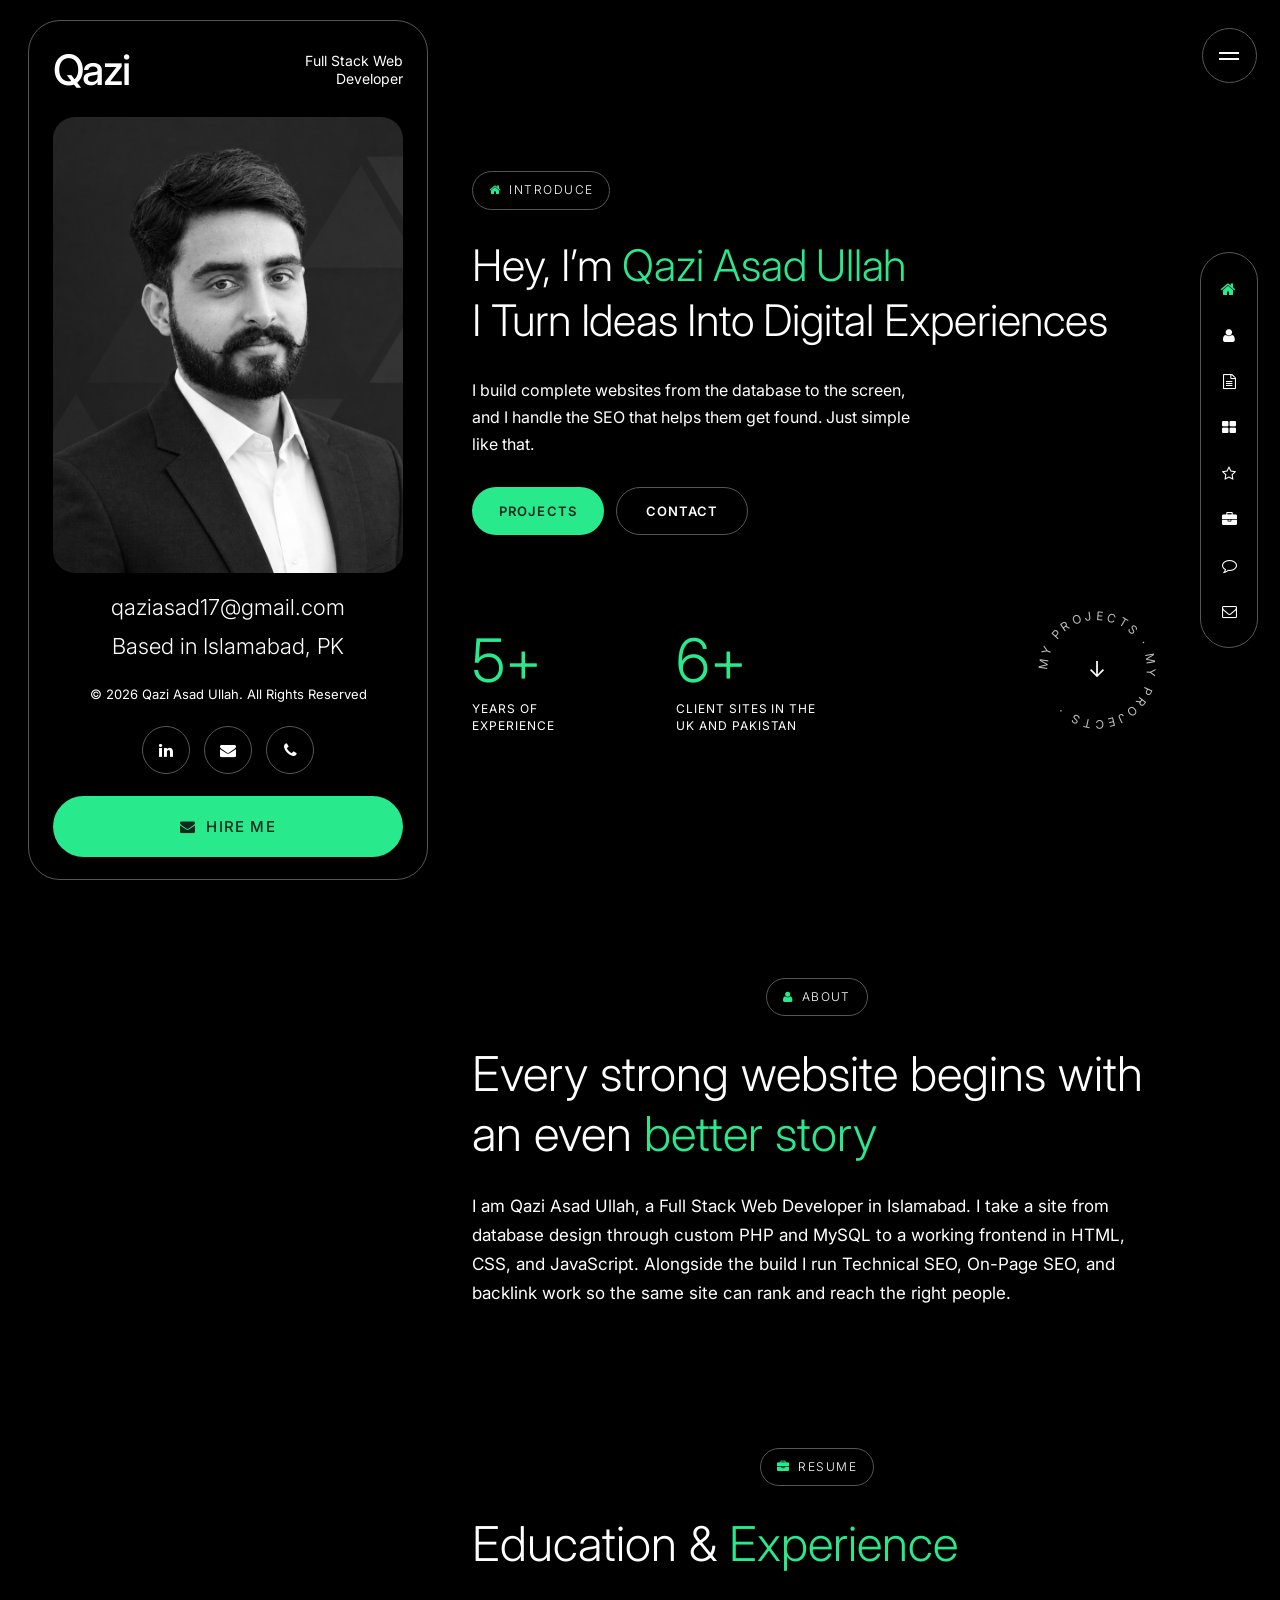
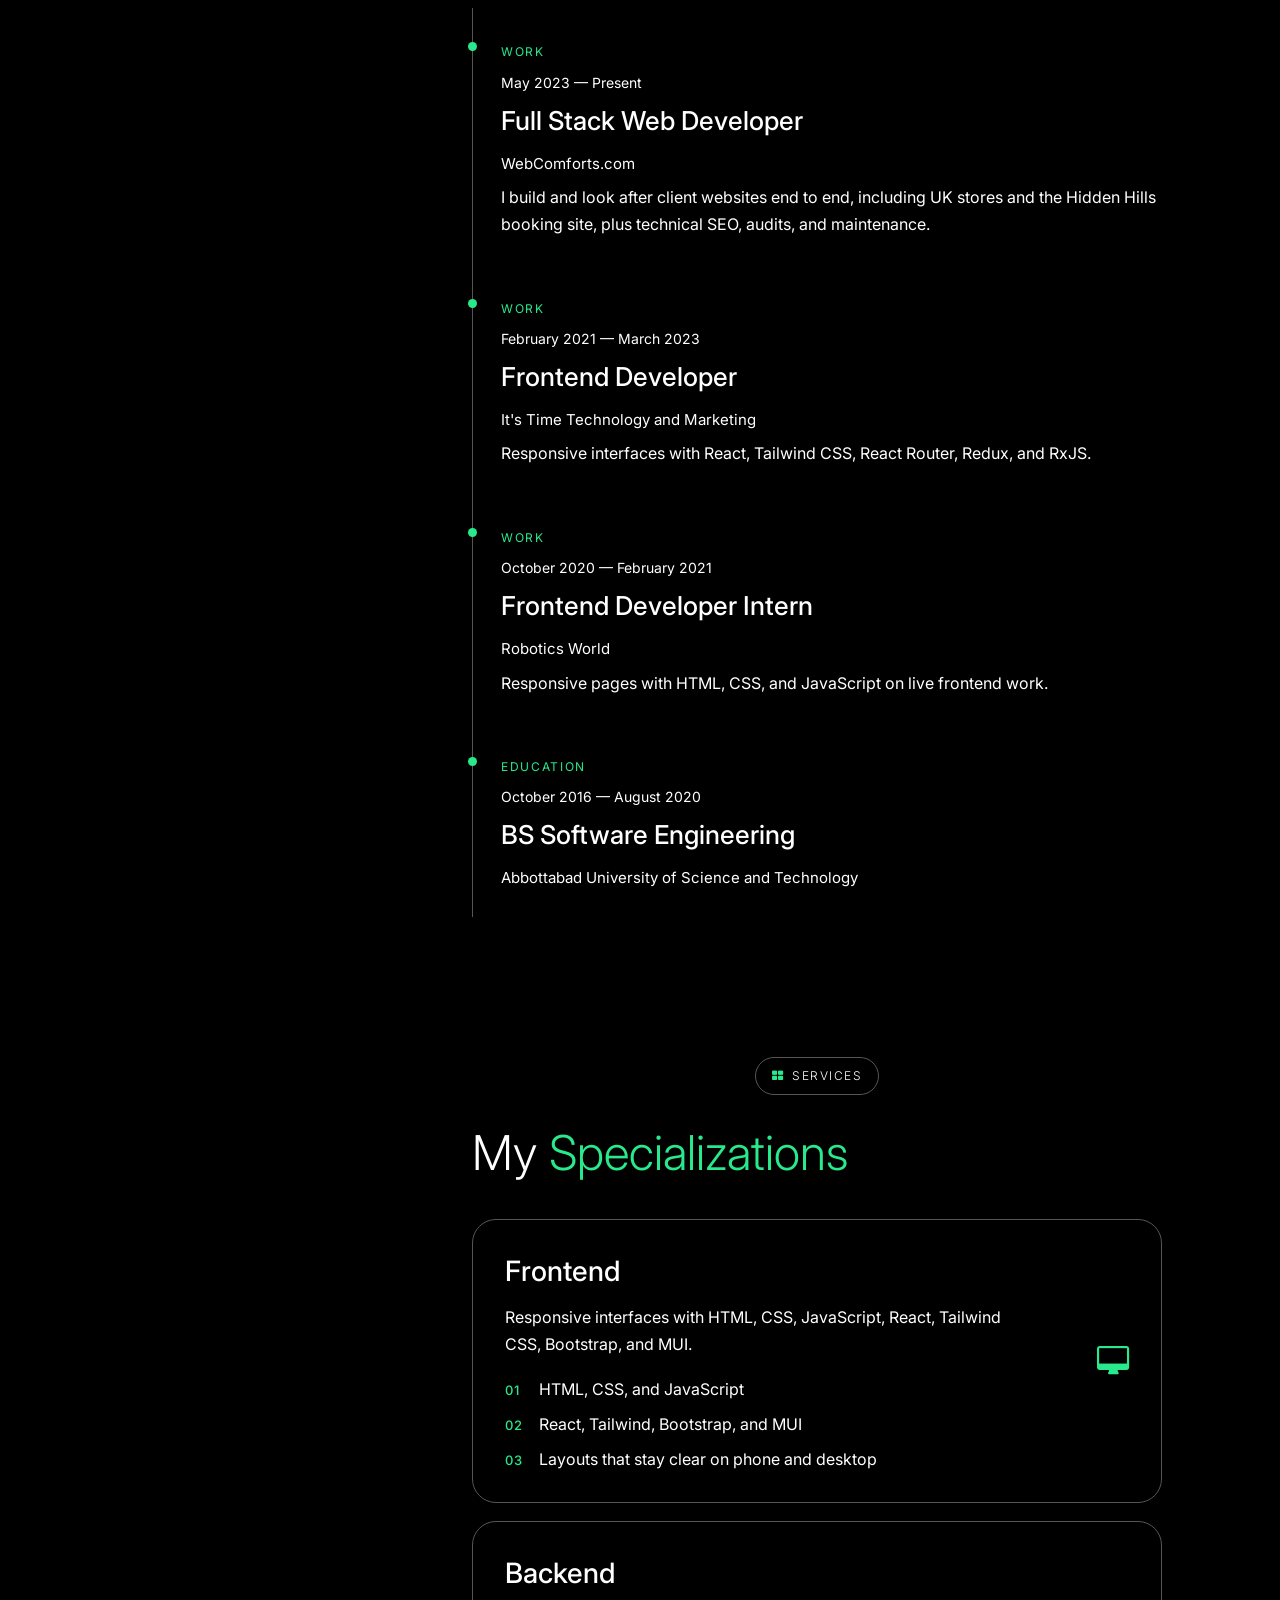
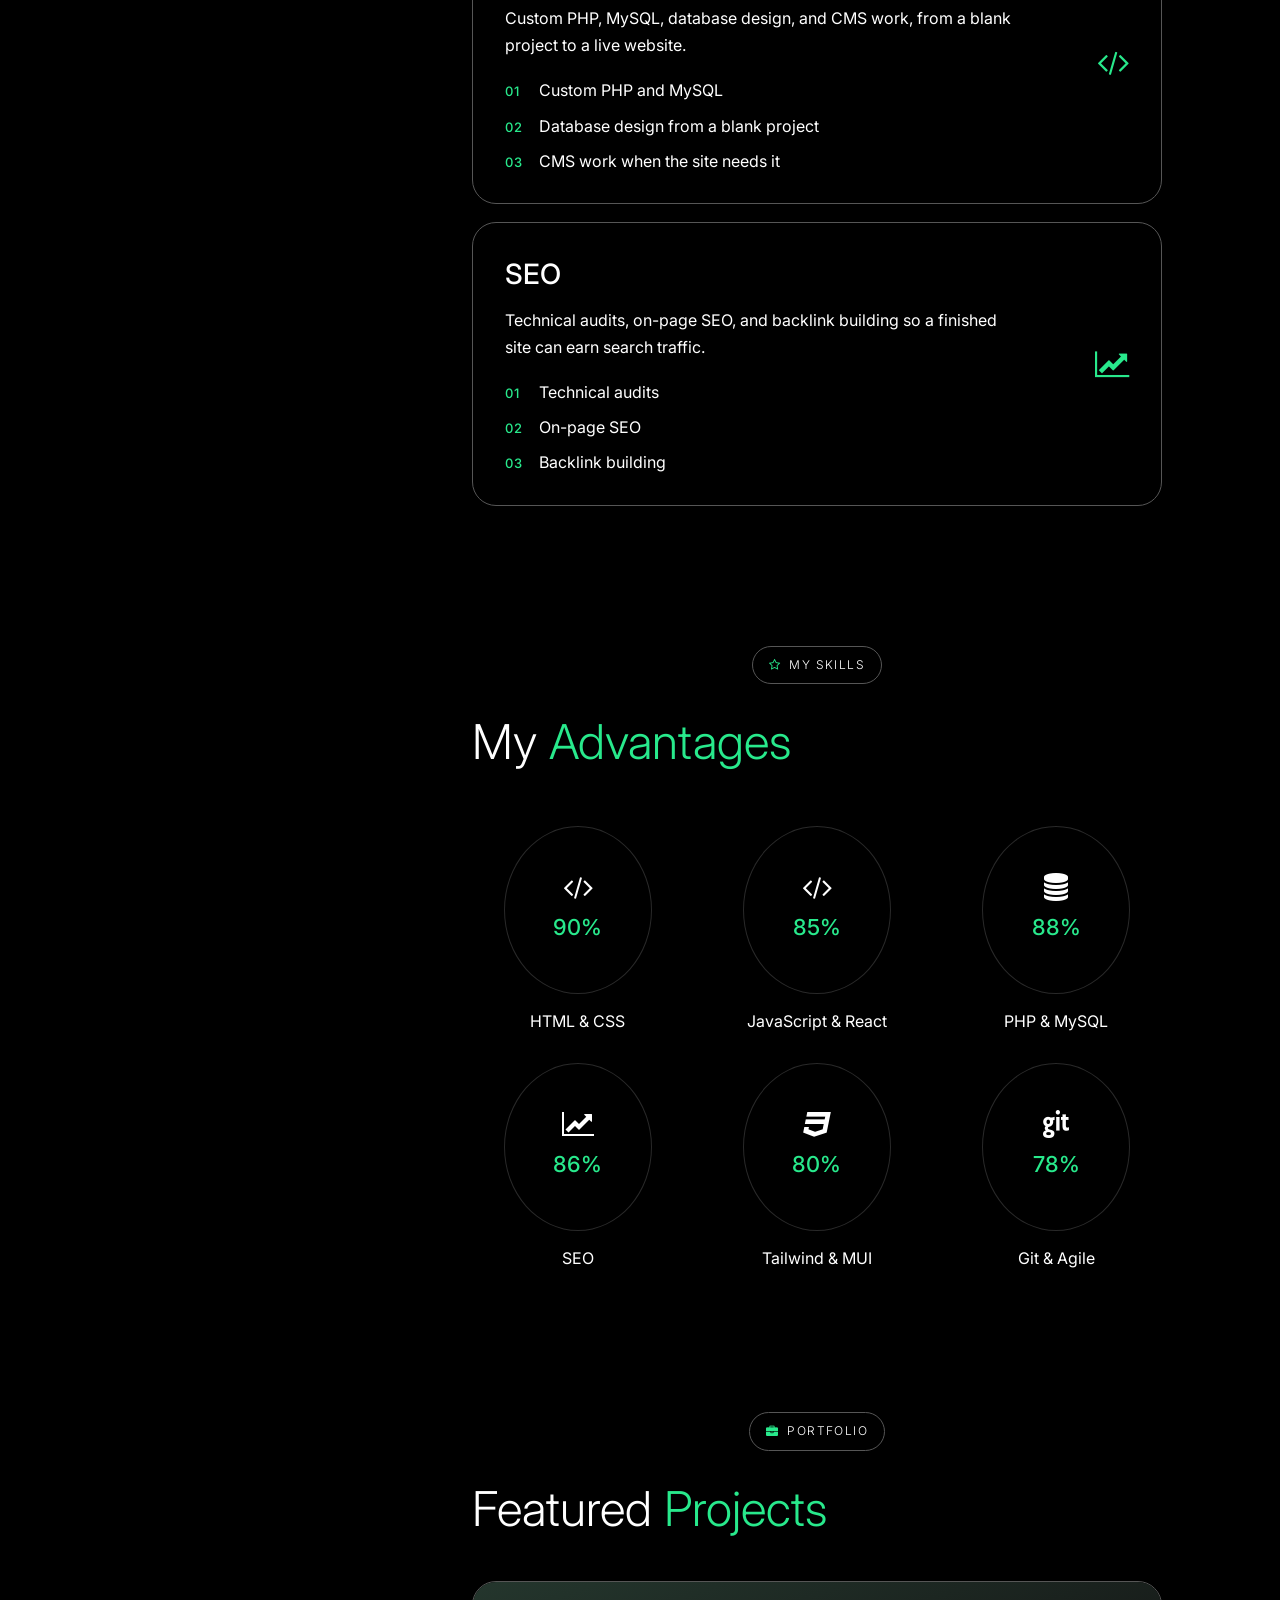
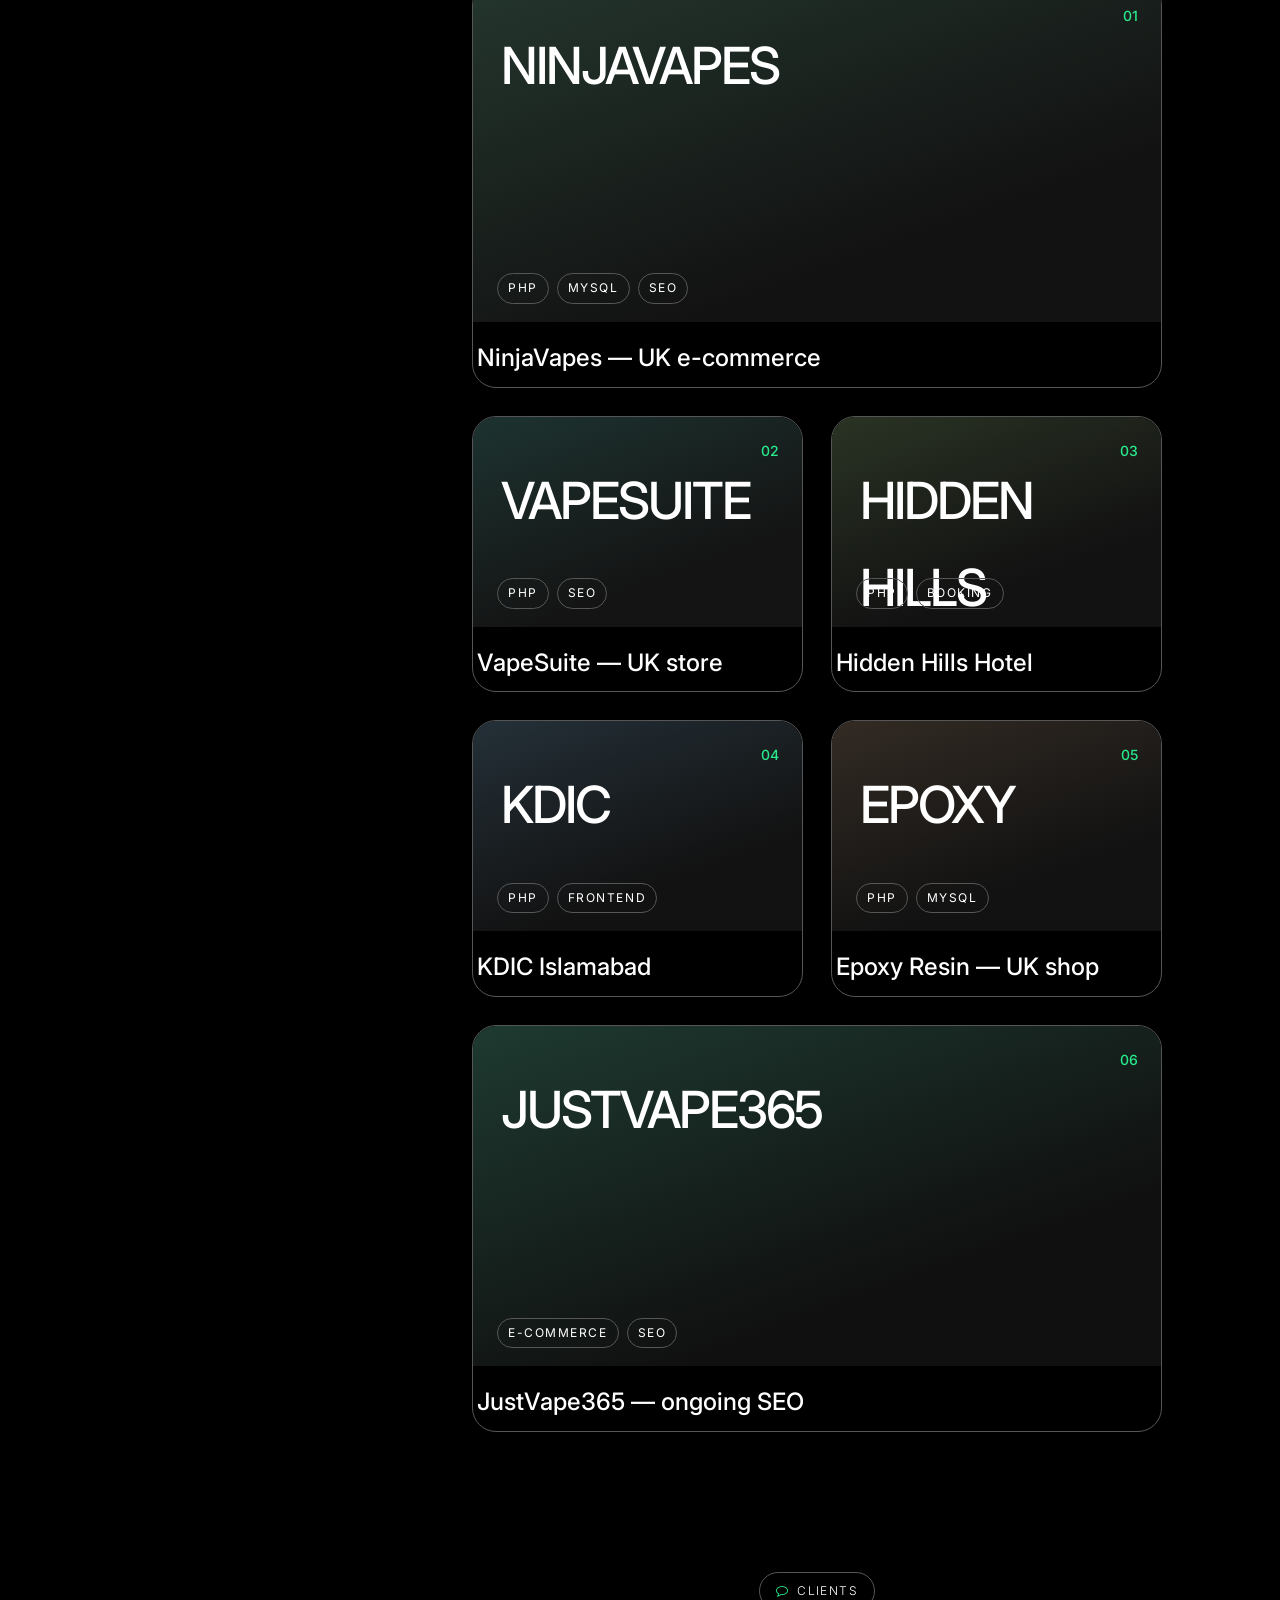
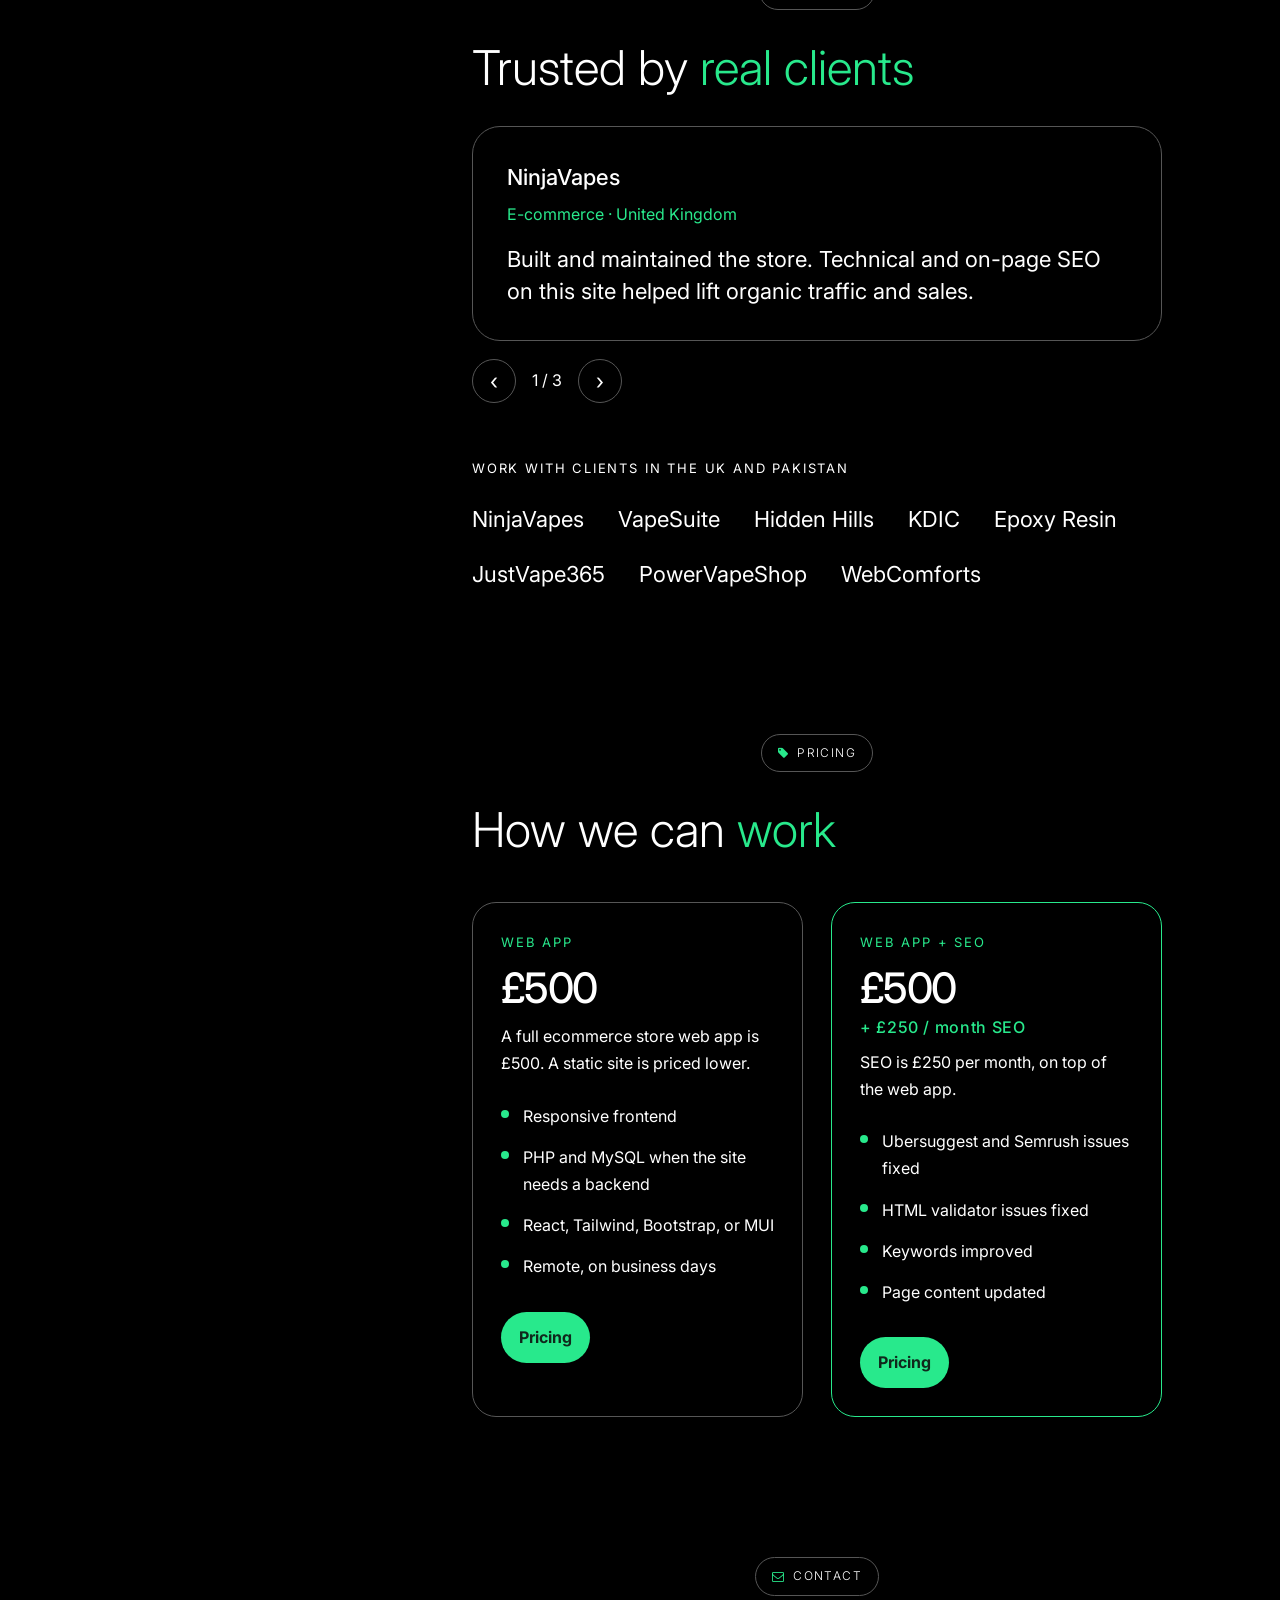
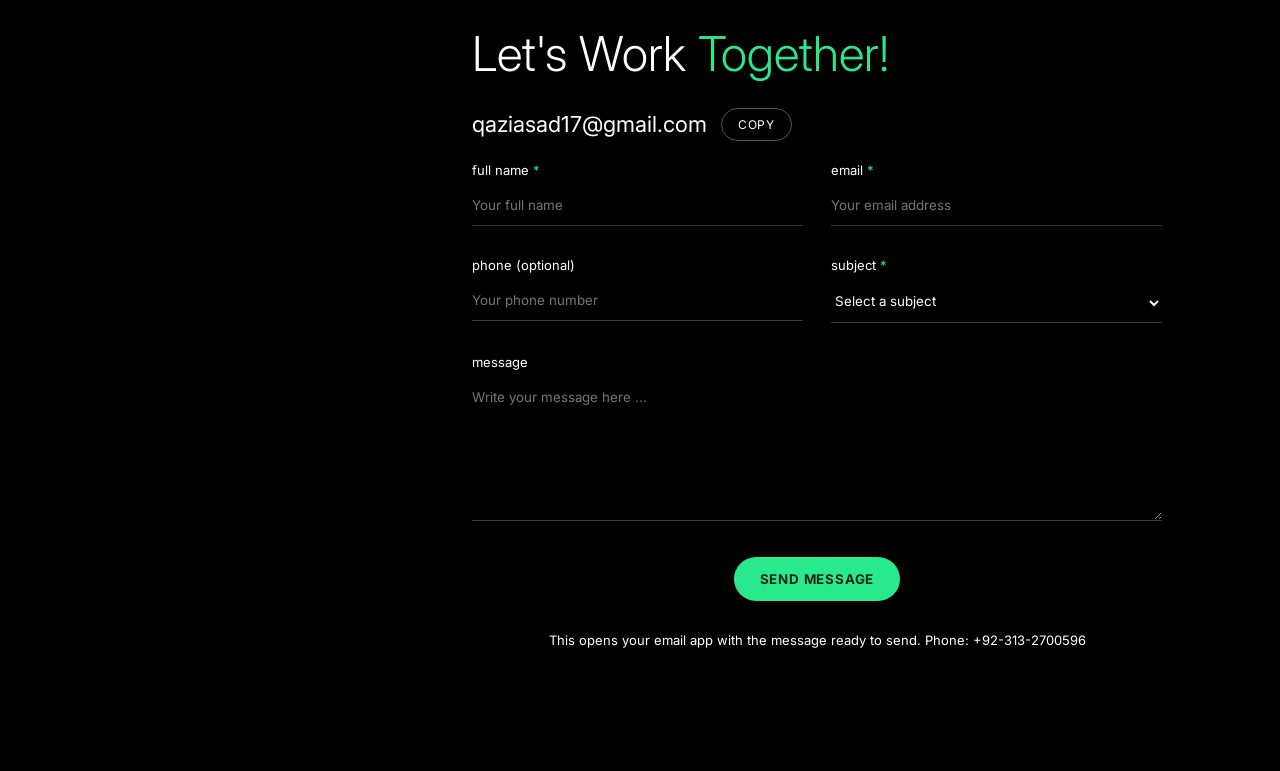
<file: index.html>
<!doctype html>
<html lang="en">
<head>
  <meta charset="utf-8">
  <meta name="viewport" content="width=device-width, initial-scale=1">
  <meta name="description" content="Qazi Asad Ullah is a Full Stack Web Developer in Islamabad. He builds websites with PHP, MySQL, React, and SEO.">
  <title>Qazi Asad Ullah | Full Stack Web Developer</title>
  <link rel="icon" href="img/favicon.svg?v=3" type="image/svg+xml">
  <link rel="icon" href="img/favicon.ico?v=3" sizes="48x48">
  <link rel="icon" type="image/png" sizes="16x16" href="img/favicon-16x16.png?v=3">
  <link rel="icon" type="image/png" sizes="32x32" href="img/favicon-32x32.png?v=3">
  <link rel="icon" type="image/png" sizes="48x48" href="img/favicon-48x48.png?v=3">
  <link rel="apple-touch-icon" sizes="180x180" href="img/apple-touch-icon.png?v=3">
  <link rel="manifest" href="site.webmanifest">
  <link rel="preconnect" href="https://fonts.googleapis.com">
  <link rel="preconnect" href="https://fonts.gstatic.com" crossorigin>
  <link href="https://fonts.googleapis.com/css2?family=Inter:wght@300;400;500;600&display=swap" rel="stylesheet">
  <link rel="stylesheet" href="css/font-awesome.min.css">
  <link rel="stylesheet" href="css/drake.css?v=32">
</head>
<body>
  <button class="menu-btn" id="menuBtn" type="button" aria-label="Open menu" aria-expanded="false">
    <span class="bar"></span>
    <span class="bar"></span>
  </button>

  <nav class="side-nav" id="sideNav" aria-label="Section menu">
    <a href="#home" class="active" aria-label="Home"><i class="fa fa-home"></i></a>
    <a href="#about" aria-label="About"><i class="fa fa-user"></i></a>
    <a href="#resume" aria-label="Resume"><i class="fa fa-file-text-o"></i></a>
    <a href="#services" aria-label="Services"><i class="fa fa-th-large"></i></a>
    <a href="#skills" aria-label="Skills"><i class="fa fa-star-o"></i></a>
    <a href="#portfolio" aria-label="Portfolio"><i class="fa fa-briefcase"></i></a>
    <a href="#clients" aria-label="Clients"><i class="fa fa-comment-o"></i></a>
    <a href="#contact" aria-label="Contact"><i class="fa fa-envelope-o"></i></a>
  </nav>

  <nav class="nav-overlay" id="navOverlay">
    <div class="nav-dim"></div>
    <div class="nav-drawer">
      <div class="nav-drawer-inner">
        <p>Menu</p>
        <ul>
          <li><a href="#home"><i class="fa fa-home"></i><span>Home</span></a></li>
          <li><a href="#about"><i class="fa fa-user"></i><span>About</span></a></li>
          <li><a href="#resume"><i class="fa fa-briefcase"></i><span>Resume</span></a></li>
          <li><a href="#services"><i class="fa fa-th-large"></i><span>Services</span></a></li>
          <li><a href="#skills"><i class="fa fa-star-o"></i><span>Skills</span></a></li>
          <li><a href="#portfolio"><i class="fa fa-folder-open-o"></i><span>Portfolio</span></a></li>
          <li><a href="#clients"><i class="fa fa-comment-o"></i><span>Clients</span></a></li>
          <li><a href="#contact"><i class="fa fa-envelope-o"></i><span>Contact</span></a></li>
        </ul>
        <p>Social</p>
        <div class="drawer-social">
          <a href="https://www.linkedin.com/in/qazi-asad-ullah-088233185/" target="_blank" rel="noopener" aria-label="LinkedIn"><i class="fa fa-linkedin"></i></a>
          <a href="mailto:qaziasad17@gmail.com" aria-label="Email"><i class="fa fa-envelope"></i></a>
          <a href="tel:+923132700596" aria-label="Phone"><i class="fa fa-phone"></i></a>
        </div>
      </div>
    </div>
  </nav>

  <aside class="profile-card">
    <div class="profile-top">
      <div class="identity">
        <h1>Qazi</h1>
        <p>Full Stack Web Developer</p>
      </div>
      <img class="profile-photo" src="img/profile.jpg?v=2" alt="Portrait of Qazi Asad Ullah">
    </div>
    <div class="contact-block">
      <a class="mail" href="mailto:qaziasad17@gmail.com">qaziasad17@gmail.com</a>
      <p class="base">Based in Islamabad, PK</p>
      <p class="copyright">&copy; <span id="year"></span> Qazi Asad Ullah. All Rights Reserved</p>
      <div class="socials">
        <a href="https://www.linkedin.com/in/qazi-asad-ullah-088233185/" target="_blank" rel="noopener" aria-label="LinkedIn"><i class="fa fa-linkedin"></i></a>
        <a href="mailto:qaziasad17@gmail.com" aria-label="Email"><i class="fa fa-envelope"></i></a>
        <a href="tel:+923132700596" aria-label="Phone"><i class="fa fa-phone"></i></a>
      </div>
      <a class="hire-btn" href="#contact"><i class="fa fa-envelope"></i> Hire Me</a>
    </div>
  </aside>

  <main class="main">
    <section class="section hero" id="home">
      <p class="badge"><i class="fa fa-home"></i> Introduce</p>
      <h2>Hey, I’m <span class="accent">Qazi Asad Ullah</span><br>I Turn Ideas Into Digital Experiences</h2>
      <p class="lead">I build complete websites from the database to the screen, and I handle the SEO that helps them get found. Just simple like that.</p>
      <div class="hero-actions">
        <a class="solid" href="#portfolio">Projects</a>
        <a class="ghost" href="#contact">Contact</a>
      </div>
      <div class="hero-row">
        <div class="stats">
          <div>
            <strong>5+</strong>
            <span>Years of experience</span>
          </div>
          <div>
            <strong>6+</strong>
            <span>Client sites in the UK and Pakistan</span>
          </div>
        </div>
        <a class="orb" href="#portfolio" aria-label="Jump to projects">
          <svg viewBox="0 0 120 120">
            <defs>
              <path id="orbPath" d="M60,60 m-46,0 a46,46 0 1,1 92,0 a46,46 0 1,1 -92,0"></path>
            </defs>
            <text>
              <textPath href="#orbPath">MY PROJECTS · MY PROJECTS · </textPath>
            </text>
          </svg>
          <span class="arrow">&darr;</span>
        </a>
      </div>
    </section>

    <section class="section" id="about">
      <p class="badge" data-anim="up"><i class="fa fa-user"></i> About</p>
      <h2 class="display" data-anim="up">Every strong website begins with an even <span class="accent">better story</span></h2>
      <p class="story" data-anim="up">I am Qazi Asad Ullah, a Full Stack Web Developer in Islamabad. I take a site from database design through custom PHP and MySQL to a working frontend in HTML, CSS, and JavaScript. Alongside the build I run Technical SEO, On-Page SEO, and backlink work so the same site can rank and reach the right people.</p>
    </section>

    <section class="section" id="resume">
      <p class="badge" data-anim="up"><i class="fa fa-briefcase"></i> Resume</p>
      <h2 class="display" data-anim="up">Education &amp; <span class="accent">Experience</span></h2>
      <div class="timeline">
        <article class="job" data-anim="right">
          <p class="kind">Work</p>
          <p class="when">May 2023 — Present</p>
          <h3>Full Stack Web Developer</h3>
          <p class="where">WebComforts.com</p>
          <p>I build and look after client websites end to end, including UK stores and the Hidden Hills booking site, plus technical SEO, audits, and maintenance.</p>
        </article>
        <article class="job" data-anim="right" data-delay="120">
          <p class="kind">Work</p>
          <p class="when">February 2021 — March 2023</p>
          <h3>Frontend Developer</h3>
          <p class="where">It's Time Technology and Marketing</p>
          <p>Responsive interfaces with React, Tailwind CSS, React Router, Redux, and RxJS.</p>
        </article>
        <article class="job" data-anim="right" data-delay="200">
          <p class="kind">Work</p>
          <p class="when">October 2020 — February 2021</p>
          <h3>Frontend Developer Intern</h3>
          <p class="where">Robotics World</p>
          <p>Responsive pages with HTML, CSS, and JavaScript on live frontend work.</p>
        </article>
        <article class="job" data-anim="right" data-delay="280">
          <p class="kind">Education</p>
          <p class="when">October 2016 — August 2020</p>
          <h3>BS Software Engineering</h3>
          <p class="where">Abbottabad University of Science and Technology</p>
        </article>
      </div>
    </section>

    <section class="section" id="services">
      <p class="badge" data-anim="up"><i class="fa fa-th-large"></i> Services</p>
      <h2 class="display" data-anim="up">My <span class="accent">Specializations</span></h2>
      <div class="service-list">
        <article class="service-row" data-anim="up">
          <div>
            <h3>Frontend</h3>
            <p>Responsive interfaces with HTML, CSS, JavaScript, React, Tailwind CSS, Bootstrap, and MUI.</p>
            <ul class="points">
              <li><b>01</b> HTML, CSS, and JavaScript</li>
              <li><b>02</b> React, Tailwind, Bootstrap, and MUI</li>
              <li><b>03</b> Layouts that stay clear on phone and desktop</li>
            </ul>
          </div>
          <i class="fa fa-desktop"></i>
        </article>
        <article class="service-row" data-anim="up" data-delay="120">
          <div>
            <h3>Backend</h3>
            <p>Custom PHP, MySQL, database design, and CMS work, from a blank project to a live website.</p>
            <ul class="points">
              <li><b>01</b> Custom PHP and MySQL</li>
              <li><b>02</b> Database design from a blank project</li>
              <li><b>03</b> CMS work when the site needs it</li>
            </ul>
          </div>
          <i class="fa fa-code"></i>
        </article>
        <article class="service-row" data-anim="up" data-delay="220">
          <div>
            <h3>SEO</h3>
            <p>Technical audits, on-page SEO, and backlink building so a finished site can earn search traffic.</p>
            <ul class="points">
              <li><b>01</b> Technical audits</li>
              <li><b>02</b> On-page SEO</li>
              <li><b>03</b> Backlink building</li>
            </ul>
          </div>
          <i class="fa fa-line-chart"></i>
        </article>
      </div>
    </section>

    <section class="section" id="skills">
      <p class="badge" data-anim="up"><i class="fa fa-star-o"></i> My Skills</p>
      <h2 class="display" data-anim="up">My <span class="accent">Advantages</span></h2>
      <div class="skill-grid">
        <div class="skill" data-anim="left"><div class="bubble"><i class="fa fa-code"></i><strong>90%</strong></div><p>HTML &amp; CSS</p></div>
        <div class="skill" data-anim="up" data-delay="80"><div class="bubble"><i class="fa fa-code"></i><strong>85%</strong></div><p>JavaScript &amp; React</p></div>
        <div class="skill" data-anim="up" data-delay="140"><div class="bubble"><i class="fa fa-database"></i><strong>88%</strong></div><p>PHP &amp; MySQL</p></div>
        <div class="skill" data-anim="right" data-delay="180"><div class="bubble"><i class="fa fa-line-chart"></i><strong>86%</strong></div><p>SEO</p></div>
        <div class="skill" data-anim="left" data-delay="80"><div class="bubble"><i class="fa fa-css3"></i><strong>80%</strong></div><p>Tailwind &amp; MUI</p></div>
        <div class="skill" data-anim="up" data-delay="140"><div class="bubble"><i class="fa fa-git"></i><strong>78%</strong></div><p>Git &amp; Agile</p></div>
      </div>
    </section>

    <section class="section" id="portfolio">
      <p class="badge" data-anim="up"><i class="fa fa-briefcase"></i> Portfolio</p>
      <h2 class="display" data-anim="up">Featured <span class="accent">Projects</span></h2>
      <div class="project-grid">
        <article class="project project-wide" data-anim="up" data-cursor="View">
          <div class="project-visual v1">
            <span class="project-index"><b>01</b><i aria-hidden="true">&rarr;</i></span>
            <strong>NinjaVapes</strong>
            <ul class="tags"><li>PHP</li><li>MySQL</li><li>SEO</li></ul>
            <span class="project-line"></span>
          </div>
          <h3><span>NinjaVapes — UK e-commerce</span><span class="fill" aria-hidden="true">NinjaVapes — UK e-commerce</span></h3>
        </article>
        <article class="project" data-anim="up" data-cursor="View">
          <div class="project-visual v2">
            <span class="project-index"><b>02</b><i aria-hidden="true">&rarr;</i></span>
            <strong>VapeSuite</strong>
            <ul class="tags"><li>PHP</li><li>SEO</li></ul>
            <span class="project-line"></span>
          </div>
          <h3><span>VapeSuite — UK store</span><span class="fill" aria-hidden="true">VapeSuite — UK store</span></h3>
        </article>
        <article class="project" data-anim="up" data-delay="120" data-cursor="View">
          <div class="project-visual v3">
            <span class="project-index"><b>03</b><i aria-hidden="true">&rarr;</i></span>
            <strong>Hidden Hills</strong>
            <ul class="tags"><li>PHP</li><li>Booking</li></ul>
            <span class="project-line"></span>
          </div>
          <h3><span>Hidden Hills Hotel</span><span class="fill" aria-hidden="true">Hidden Hills Hotel</span></h3>
        </article>
        <article class="project" data-anim="up" data-cursor="View">
          <div class="project-visual v4">
            <span class="project-index"><b>04</b><i aria-hidden="true">&rarr;</i></span>
            <strong>KDIC</strong>
            <ul class="tags"><li>PHP</li><li>Frontend</li></ul>
            <span class="project-line"></span>
          </div>
          <h3><span>KDIC Islamabad</span><span class="fill" aria-hidden="true">KDIC Islamabad</span></h3>
        </article>
        <article class="project" data-anim="up" data-delay="120" data-cursor="View">
          <div class="project-visual v5">
            <span class="project-index"><b>05</b><i aria-hidden="true">&rarr;</i></span>
            <strong>Epoxy</strong>
            <ul class="tags"><li>PHP</li><li>MySQL</li></ul>
            <span class="project-line"></span>
          </div>
          <h3><span>Epoxy Resin — UK shop</span><span class="fill" aria-hidden="true">Epoxy Resin — UK shop</span></h3>
        </article>
        <article class="project project-wide" data-anim="up" data-cursor="View">
          <div class="project-visual v6">
            <span class="project-index"><b>06</b><i aria-hidden="true">&rarr;</i></span>
            <strong>JustVape365</strong>
            <ul class="tags"><li>E-commerce</li><li>SEO</li></ul>
            <span class="project-line"></span>
          </div>
          <h3><span>JustVape365 — ongoing SEO</span><span class="fill" aria-hidden="true">JustVape365 — ongoing SEO</span></h3>
        </article>
      </div>
    </section>

    <section class="section" id="clients">
      <p class="badge" data-anim="up"><i class="fa fa-comment-o"></i> Clients</p>
      <h2 class="display" data-anim="up">Trusted by <span class="accent">real clients</span></h2>
      <div class="quote-wrap" data-anim="up">
        <article class="quote-card active">
          <h3>NinjaVapes</h3>
          <p class="role">E-commerce · United Kingdom</p>
          <p class="quote">Built and maintained the store. Technical and on-page SEO on this site helped lift organic traffic and sales.</p>
        </article>
        <article class="quote-card">
          <h3>VapeSuite</h3>
          <p class="role">E-commerce · United Kingdom</p>
          <p class="quote">Delivered from database design through the storefront, with SEO running alongside the build.</p>
        </article>
        <article class="quote-card">
          <h3>Hidden Hills Hotel</h3>
          <p class="role">Booking site · Pakistan</p>
          <p class="quote">A booking website built from scratch with a custom PHP and MySQL backend.</p>
        </article>
        <div class="quote-nav">
          <button type="button" id="quotePrev" aria-label="Previous client">&lsaquo;</button>
          <span id="quoteCount">1 / 3</span>
          <button type="button" id="quoteNext" aria-label="Next client">&rsaquo;</button>
        </div>
      </div>
      <p class="brand-label" data-anim="up">Work with clients in the UK and Pakistan</p>
      <div class="brand-row" data-anim="up">
        <span>NinjaVapes</span>
        <span>VapeSuite</span>
        <span>Hidden Hills</span>
        <span>KDIC</span>
        <span>Epoxy Resin</span>
        <span>JustVape365</span>
        <span>PowerVapeShop</span>
        <span>WebComforts</span>
      </div>
    </section>

    <section class="section" id="pricing">
      <p class="badge"><i class="fa fa-tag"></i> Pricing</p>
      <h2 class="display">How we can <span class="accent">work</span></h2>
      <div class="price-grid">
        <article class="price">
          <p class="tier">Web app</p>
          <p class="quote">£500</p>
          <p class="note">A full ecommerce store web app is £500. A static site is priced lower.</p>
          <ul>
            <li>Responsive frontend</li>
            <li>PHP and MySQL when the site needs a backend</li>
            <li>React, Tailwind, Bootstrap, or MUI</li>
            <li>Remote, on business days</li>
          </ul>
          <a class="pick" href="#contact">Pricing</a>
        </article>
        <article class="price featured">
          <p class="tier">Web app + SEO</p>
          <p class="quote">£500 <span>+ £250 / month SEO</span></p>
          <p class="note">SEO is £250 per month, on top of the web app.</p>
          <ul>
            <li>Ubersuggest and Semrush issues fixed</li>
            <li>HTML validator issues fixed</li>
            <li>Keywords improved</li>
            <li>Page content updated</li>
          </ul>
          <a class="pick" href="#contact">Pricing</a>
        </article>
      </div>
    </section>

    <section class="section" id="contact">
      <p class="badge" data-anim="up"><i class="fa fa-envelope-o"></i> Contact</p>
      <h2 class="display" data-anim="up">Let's Work <span class="accent">Together!</span></h2>
      <div class="mail-row" data-anim="up">
        <a class="plain-mail" href="mailto:qaziasad17@gmail.com">qaziasad17@gmail.com</a>
        <button class="copy-mail" id="copyMail" type="button">Copy</button>
      </div>
      <form id="contactForm" class="form-grid" data-anim="up">
        <div class="field">
          <label for="full-name">Full name <em>*</em></label>
          <input id="full-name" name="name" type="text" placeholder="Your full name" required>
        </div>
        <div class="field">
          <label for="email">Email <em>*</em></label>
          <input id="email" name="email" type="email" placeholder="Your email address" required>
        </div>
        <div class="field">
          <label for="phone-number">Phone (optional)</label>
          <input id="phone-number" name="phone" type="tel" placeholder="Your phone number">
        </div>
        <div class="field">
          <label for="subject">Subject <em>*</em></label>
          <select id="subject" name="subject" required>
            <option value="">Select a subject</option>
            <option>New website</option>
            <option>SEO</option>
            <option>Maintenance</option>
            <option>Something else</option>
          </select>
        </div>
        <div class="field full">
          <label for="message">Message</label>
          <textarea id="message" name="message" placeholder="Write your message here ..."></textarea>
        </div>
        <button class="send" type="submit">Send message</button>
        <p class="form-note">This opens your email app with the message ready to send. Phone: +92-313-2700596</p>
      </form>
    </section>
  </main>

  <button class="to-top" id="toTop" type="button" aria-label="Back to top" hidden><i class="fa fa-angle-up"></i></button>

  <script src="js/drake.js?v=7"></script>
</body>
</html>
</file>
<file: css/drake.css>
@property --p {
  syntax: "<number>";
  inherits: true;
  initial-value: 0;
}

:root {
  --bg: #000000;
  --card: #000000;
  --line: #565656;
  --text: #ffffff;
  --white: #ffffff;
  --green: #28e98c;
  --green-ink: #10281c;
  --muted: #ffffff;
  --side: 400px;
  --gap: 40px;
}

html { background: #000000; scrollbar-width: thin; scrollbar-color: #3a3a3a transparent; }

* { box-sizing: border-box; }
html { scroll-behavior: smooth; }
body {
  margin: 0;
  background: #000000;
  color: #ffffff;
  font-family: Inter, sans-serif;
  font-size: 16px;
  font-weight: 400;
  line-height: 1.7;
  -webkit-font-smoothing: antialiased;
  -moz-osx-font-smoothing: grayscale;
}
img { max-width: 100%; display: block; }
a { color: inherit; text-decoration: none; }
button, input, select, textarea { font-family: inherit; }
h1, h2, h3, h4, p { margin: 0; }

.menu-btn {
  position: fixed;
  top: 28px;
  right: 23.5px;
  z-index: 60;
  width: 55px;
  height: 55px;
  border-radius: 50%;
  border: 1px solid #575757;
  background: #000000;
  cursor: pointer;
  display: flex;
  flex-direction: column;
  align-items: center;
  justify-content: center;
  gap: 4px;
  padding: 0;
}
.menu-btn .bar {
  display: block;
  width: 20px;
  height: 2px;
  background: #fff;
  transition: 0.3s;
}
.menu-btn:hover { border-color: var(--green); }
.menu-btn:hover .bar { background: var(--green); }
.menu-btn.open .bar { background: #fff; }
.menu-btn.open .bar:first-child { transform: translateY(3px) rotate(45deg); }
.menu-btn.open .bar:last-child { transform: translateY(-3px) rotate(-45deg); }

.nav-overlay {
  position: fixed;
  inset: 0;
  z-index: 50;
  opacity: 0;
  visibility: hidden;
  pointer-events: none;
  transition: opacity 0.2s ease, visibility 0.2s ease;
}
.nav-overlay.open { opacity: 1; visibility: visible; pointer-events: auto; }
.nav-dim {
  position: absolute;
  inset: 0;
  background: #565656;
  opacity: 0.5;
}
.nav-drawer {
  position: absolute;
  top: 0;
  right: 0;
  width: 345px;
  max-width: 86vw;
  height: 100%;
  background: #191919;
  padding-top: 50px;
  margin-right: -250px;
  transform: none;
  overflow-x: hidden;
  transition: margin-right 0.3s ease;
}
.nav-overlay.open .nav-drawer { margin-right: 0; }
.nav-drawer-inner { width: 160px; margin: 0 auto; }
.nav-drawer-inner > p {
  color: #fff;
  font-size: 18px;
  font-weight: 400;
  margin: 0 0 16px;
}
.nav-drawer ul {
  list-style: none;
  margin: 0 0 34px;
  padding: 0;
  display: flex;
  flex-direction: column;
  gap: 16px;
}
.nav-drawer a {
  display: flex;
  align-items: center;
  gap: 10px;
  color: #fff;
  font-size: 14px;
  font-weight: 400;
}
.nav-drawer a i { width: 18px; font-size: 16px; text-align: center; color: #fff; }
.nav-drawer a.active,
.nav-drawer a:hover { color: #fff; }
.nav-drawer a.active i,
.nav-drawer a:hover i { color: var(--green); }
.drawer-social { display: flex; gap: 16px; }
.drawer-social a { color: #fff; font-size: 16px; }
.drawer-social a:hover { color: var(--green); }
.drawer-social a i { width: auto; color: inherit; font-size: 16px; }

.side-nav {
  position: fixed;
  top: 50%;
  right: 22px;
  transform: translateY(-50%);
  z-index: 20;
  display: flex;
  flex-direction: column;
  align-items: center;
  gap: 2px;
  width: 58px;
  padding: 14px 0;
  border: 1px solid var(--line);
  border-radius: 40px;
  background: #000000;
}
.side-nav a {
  width: 44px;
  height: 44px;
  border-radius: 50%;
  display: grid;
  place-items: center;
  color: #ffffff;
  font-size: 15px;
  transition: color 0.25s ease, transform 0.25s ease;
}
.side-nav a.active,
.side-nav a:hover { color: var(--green); transform: scale(1.08); }

.profile-card {
  position: fixed;
  top: 20px;
  bottom: 20px;
  left: 28px;
  width: var(--side);
  height: auto;
  transform: none;
  border: 1px solid var(--line);
  border-radius: 32px;
  padding: 28px 24px 22px;
  display: flex;
  flex-direction: column;
  justify-content: flex-start;
  background: var(--card);
  z-index: 5;
  overflow: hidden;
}
.profile-top {
  flex: 1;
  min-height: 0;
  display: flex;
  flex-direction: column;
}
.identity {
  display: flex;
  align-items: center;
  justify-content: space-between;
  gap: 16px;
  margin-bottom: 26px;
}
.identity h1 {
  color: var(--white);
  font-size: 42px;
  font-weight: 500;
  letter-spacing: -0.04em;
  line-height: 1;
}
.identity p {
  color: var(--white);
  font-size: 14px;
  line-height: 1.3;
  text-align: right;
  max-width: 130px;
}
.profile-photo {
  flex: 1 1 auto;
  width: 100%;
  min-height: 180px;
  height: auto;
  max-height: none;
  aspect-ratio: auto;
  object-fit: cover;
  object-position: center 18%;
  border-radius: 22px;
  margin-bottom: 16px;
}
.contact-block { text-align: center; flex-shrink: 0; }
.contact-block a.mail {
  display: block;
  color: var(--white);
  font-weight: 300;
  font-size: 22px;
  letter-spacing: 0;
}
.contact-block .base {
  color: var(--white);
  font-weight: 300;
  font-size: 22px;
  letter-spacing: 0;
  margin-top: 2px;
}
.copyright {
  color: var(--muted);
  font-size: 13px;
  margin: 18px 0 20px;
}
.socials {
  display: flex;
  justify-content: center;
  gap: 14px;
  margin-bottom: 22px;
}
.socials a {
  width: 48px;
  height: 48px;
  border-radius: 50%;
  border: 1px solid var(--line);
  display: grid;
  place-items: center;
  color: var(--white);
  font-size: 16px;
  transition: color 0.3s ease, border-color 0.3s ease, transform 0.3s ease;
}
.socials a:hover { border-color: var(--green); color: var(--green); }
.hire-btn {
  display: flex;
  align-items: center;
  justify-content: center;
  gap: 10px;
  background: var(--green);
  color: var(--green-ink);
  font-weight: 500;
  letter-spacing: 0.08em;
  border-radius: 999px;
  padding: 18px 22px;
  text-transform: uppercase;
  font-size: 15px;
  transition: transform 0.35s ease, filter 0.35s ease;
}
.hire-btn:hover { filter: brightness(1.06); transform: translateY(-2px); }

.main {
  margin-left: calc(var(--side) + 64px);
  margin-right: 108px;
  padding: 48px 10px 90px 8px;
  max-width: none;
}
.section { padding: 110px 0 30px; display: flex; flex-direction: column; }
.section:not(.hero) > .badge { align-self: center; }
.badge {
  display: inline-flex;
  align-self: flex-start;
  width: fit-content;
  align-items: center;
  gap: 8px;
  border: 1px solid var(--line);
  border-radius: 999px;
  padding: 8px 16px;
  letter-spacing: 0.12em;
  font-size: 12px;
  font-weight: 300;
  text-transform: uppercase;
  color: var(--white);
  margin-bottom: 28px;
}
.badge i { color: var(--green); font-style: normal; }

.hero { min-height: calc(100vh - 80px); display: flex; flex-direction: column; justify-content: center; padding-top: 20px; }
.hero h2 {
  color: #fff;
  font-size: clamp(32px, 3.4vw, 48px);
  font-weight: 300;
  letter-spacing: -0.2px;
  line-height: 1.28;
  max-width: 980px;
}
.hero h2 .accent,
.section h2.display .accent { color: var(--green); }
.hero .lead {
  max-width: 460px;
  margin-top: 28px;
  font-size: 16px;
}
.hero-actions {
  display: flex;
  flex-wrap: wrap;
  gap: 12px;
  margin-top: 28px;
}
.hero-actions a {
  display: inline-flex;
  align-items: center;
  justify-content: center;
  min-width: 132px;
  border-radius: 999px;
  padding: 12px 22px;
  letter-spacing: 0.08em;
  text-transform: uppercase;
  font-size: 13px;
  font-weight: 600;
}
.hero-actions .solid { background: var(--green); color: var(--green-ink); }
.hero-actions .ghost { border: 1px solid var(--line); color: var(--white); }
.hero-actions a:hover { transform: translateY(-2px); }
.hero-actions .solid:hover { filter: brightness(1.06); }
.hero-actions .ghost:hover { border-color: var(--green); color: var(--green); }
.hero-row {
  display: flex;
  align-items: flex-end;
  justify-content: space-between;
  gap: 30px;
  margin-top: 70px;
}
.stats { display: flex; gap: 54px; }
.stats strong {
  display: block;
  color: var(--green);
  font-size: 60px;
  font-weight: 300;
  letter-spacing: -0.2px;
  line-height: 1;
}
.stats span {
  display: block;
  margin-top: 10px;
  max-width: 150px;
  font-size: 12px;
  letter-spacing: 0.08em;
  text-transform: uppercase;
  line-height: 1.45;
}
.orb {
  width: 130px;
  height: 130px;
  position: relative;
  color: var(--text);
  flex: 0 0 auto;
}
.orb svg { width: 100%; height: 100%; animation: spin 14s linear infinite; }
.orb text { fill: #bdbdbd; font-size: 11px; letter-spacing: 3px; }
.orb .arrow {
  position: absolute;
  inset: 0;
  display: grid;
  place-items: center;
  color: var(--white);
  font-size: 22px;
}
@keyframes spin { to { transform: rotate(360deg); } }

.section h2.display {
  color: #fff;
  font-size: clamp(36px, 4vw, 48px);
  font-weight: 300;
  letter-spacing: 0;
  line-height: 1.25;
  max-width: 770px;
}
.word {
  display: inline-block;
  overflow: hidden;
  vertical-align: bottom;
  line-height: 1.12;
}
.word > i {
  display: inline-block;
  font-style: normal;
  transform: translate3d(0, 115%, 0);
  will-change: transform;
}
.story { max-width: 680px; margin-top: 28px; font-size: 17px; }

.resume-grid, .service-grid, .skill-grid, .price-grid, .project-grid, .form-grid {
  display: grid;
  gap: 28px;
}
.resume-grid { grid-template-columns: 1fr 1fr; margin-top: 54px; gap: 48px; }
.column-label {
  color: var(--white);
  letter-spacing: 0.14em;
  text-transform: uppercase;
  font-size: 13px;
  margin-bottom: 8px;
}
.timeline { border-left: 1px solid var(--line); padding-left: 28px; }
.job { position: relative; padding: 26px 0; }
.job:before {
  content: "";
  width: 9px;
  height: 9px;
  border-radius: 50%;
  background: var(--green);
  position: absolute;
  left: -33px;
  top: 34px;
}
.job .kind {
  color: var(--green);
  font-size: 12px;
  letter-spacing: 0.14em;
  text-transform: uppercase;
}
.job .when {
  color: var(--muted);
  font-size: 14px;
}
.job h3 { color: var(--white); font-size: 22px; font-weight: 500; margin: 4px 0; }
.job .where { color: #ffffff; font-size: 15px; }
.timeline { margin-top: 34px; max-width: 720px; }
.job h3 { font-size: 26px; }

.service-list { display: flex; flex-direction: column; gap: 18px; margin-top: 36px; }
.service-row {
  display: flex;
  justify-content: space-between;
  align-items: center;
  gap: 24px;
  border: 1px solid var(--line);
  border-radius: 24px;
  padding: 28px 32px;
  transition: border-color 0.35s ease, transform 0.35s ease;
}
.service-row:hover { border-color: rgba(40, 233, 140, 0.55); transform: translateY(-4px); }
.service-row h3 { color: var(--white); font-size: 28px; font-weight: 500; }
.service-row p { margin-top: 8px; max-width: 520px; }
.service-row span {
  display: block;
  margin-top: 18px;
  letter-spacing: 0.14em;
  text-transform: uppercase;
  font-size: 12px;
  color: #ffffff;
}
.service-row > i { color: var(--green); font-size: 30px; }
.points { list-style: none; margin: 18px 0 0; padding: 0; display: flex; flex-direction: column; gap: 8px; }
.points li { display: flex; gap: 12px; align-items: baseline; color: #ffffff; }
.points b { color: var(--green); font-weight: 500; font-size: 13px; letter-spacing: 0.06em; min-width: 22px; }

.skill-grid { grid-template-columns: repeat(4, 1fr); }
.bubble {
  width: 148px;
  height: 168px;
  border: 1px solid rgba(255, 255, 255, 0.16);
  border-radius: 50%;
  display: flex;
  flex-direction: column;
  align-items: center;
  justify-content: center;
  gap: 8px;
}
.bubble i { color: var(--white); font-size: 28px; }
.bubble strong { color: var(--green); font-size: 22px; font-weight: 500; }
.skill p { text-align: center; color: #ffffff; }

.project-wide { grid-column: 1 / -1; }
.project-visual { position: relative; height: 230px; transition: transform 0.6s cubic-bezier(.22, 1, .36, 1); }
.project:hover .project-visual,
.project.show-hover .project-visual { transform: scale(1.045); }
.project-wide .project-visual { height: 340px; }
.project-visual strong {
  position: absolute;
  left: 28px;
  top: 40px;
  color: var(--white);
  font-size: clamp(32px, 4vw, 52px);
  font-weight: 500;
  letter-spacing: -0.04em;
}
.project-visual .tags { position: absolute; left: 24px; bottom: 18px; margin: 0; z-index: 1; }
.project-visual strong { z-index: 1; }
.project h3 { position: relative; color: var(--white); font-size: 22px; font-weight: 500; padding: 16px 4px 8px; }
.project.show-hover { transform: translateY(-8px); border-color: var(--green); }

.quote-wrap { margin-top: 28px; max-width: 760px; }
.quote-card { display: none; border: 1px solid var(--line); border-radius: 28px; padding: 32px 34px; }
.quote-card.active { display: block; }
.quote-card h3 { color: var(--white); font-size: 22px; font-weight: 500; }
.quote-card .role { color: var(--green); margin: 4px 0 16px; }
.quote-card .quote { color: #ffffff; font-size: 22px; line-height: 1.45; }
.quote-nav { display: flex; align-items: center; gap: 16px; margin-top: 18px; color: var(--white); }
.quote-nav button {
  width: 44px;
  height: 44px;
  border-radius: 50%;
  border: 1px solid var(--line);
  background: transparent;
  color: var(--white);
  font-size: 22px;
  cursor: pointer;
}
.brand-label {
  margin-top: 54px;
  letter-spacing: 0.14em;
  text-transform: uppercase;
  font-size: 13px;
  color: var(--white);
}
.brand-row { display: flex; flex-wrap: wrap; gap: 18px 34px; margin-top: 22px; }
.brand-row span { color: #ffffff; font-size: 22px; }

.mail-row { display: flex; align-items: center; flex-wrap: wrap; gap: 14px; margin: 22px 0 8px; }
.plain-mail { color: var(--white); font-size: 22px; }
.copy-mail {
  border: 1px solid var(--line);
  background: transparent;
  color: #ffffff;
  border-radius: 999px;
  padding: 8px 16px;
  cursor: pointer;
  letter-spacing: 0.06em;
  text-transform: uppercase;
  font-size: 12px;
}
.copy-mail:hover,
.copy-mail.done { border-color: var(--green); color: var(--green); }
.to-top {
  position: fixed;
  right: 27px;
  bottom: 28px;
  z-index: 40;
  width: 48px;
  height: 48px;
  border-radius: 50%;
  border: 1px solid #575757;
  background: #000000;
  color: #ffffff;
  cursor: pointer;
  font-size: 22px;
}
.to-top:hover { border-color: var(--green); color: var(--green); }
.to-top[hidden] { display: none; }
#contact .form-grid { max-width: 760px; margin-top: 8px; }
#contact .field input,
#contact .field select,
#contact .field textarea {
  border: 0;
  border-radius: 0;
  border-bottom: 1px solid rgba(255, 255, 255, 0.22);
  background: transparent;
  padding: 8px 0 12px;
}
#contact .send { justify-self: center; margin-top: 8px; }
#contact .form-note { text-align: center; }

[data-anim="up"] { opacity: 0; transform: translate3d(0, 160px, 0); }
[data-anim="right"] { opacity: 0; transform: translate3d(170px, 0, 0); }
[data-anim="left"] { opacity: 0; transform: translate3d(-170px, 0, 0); }
[data-anim].in {
  opacity: 1;
  transform: none;
  transition: opacity 0.85s cubic-bezier(.22, 1, .36, 1), transform 1.05s cubic-bezier(.22, 1, .36, 1);
}
.job p { margin-top: 8px; }

.service-grid { grid-template-columns: repeat(3, 1fr); margin-top: 48px; }
.service, .price, .project, .field input, .field select, .field textarea {
  border: 1px solid var(--line);
  background: transparent;
}
.service, .price, .project { border-radius: 24px; padding: 28px; }
.service .icon {
  width: 54px;
  height: 54px;
  border-radius: 16px;
  display: grid;
  place-items: center;
  border: 1px solid var(--line);
  color: var(--green);
  font-size: 20px;
  margin-bottom: 22px;
}
.service h3, .project h3, .price h3 { color: var(--white); font-weight: 500; font-size: 24px; }
.service p, .project p, .price .note { margin-top: 12px; }
.service:hover, .project:hover, .price:hover { border-color: rgba(40, 233, 140, 0.55); }

.skill-grid { grid-template-columns: repeat(3, 1fr); margin-top: 54px; justify-items: center; }
.skill { text-align: center; }
.ring {
  width: 148px;
  height: 148px;
  border-radius: 50%;
  background: conic-gradient(var(--green) calc(var(--p) * 1%), #333 0);
  display: grid;
  place-items: center;
  transition: --p 1.15s ease;
}
.ring span {
  width: 116px;
  height: 116px;
  border-radius: 50%;
  background: var(--bg);
  display: grid;
  place-items: center;
  color: var(--white);
  font-size: 28px;
  font-weight: 500;
}
.skill p { margin-top: 14px; color: var(--white); }
.chips { display: flex; flex-wrap: wrap; gap: 10px; margin-top: 42px; }
.chips span {
  border: 1px solid var(--line);
  border-radius: 999px;
  padding: 8px 14px;
  font-size: 13px;
  color: var(--white);
}

.project-grid { grid-template-columns: 1fr 1fr; margin-top: 42px; }
.project { padding: 0; overflow: hidden; transition: transform 0.45s ease, border-color 0.45s ease; }
.project:hover { transform: translateY(-8px); border-color: var(--green); }
.project-index {
  position: absolute;
  top: 22px;
  right: 22px;
  width: 28px;
  height: 22px;
  overflow: hidden;
  z-index: 2;
  color: var(--green);
  font-size: 14px;
  letter-spacing: 0.04em;
}
.project-index b,
.project-index i {
  position: absolute;
  right: 0;
  top: 0;
  font-style: normal;
  font-weight: 500;
  transition: transform 0.35s ease, opacity 0.35s ease;
}
.project-index i { transform: translateY(130%); opacity: 0; }
.project:hover .project-index b,
.project.show-hover .project-index b { transform: translateY(-130%); opacity: 0; }
.project:hover .project-index i,
.project.show-hover .project-index i { transform: none; opacity: 1; }
.project-line {
  position: absolute;
  left: 0;
  bottom: 0;
  height: 2px;
  width: 0;
  background: var(--green);
  transition: width 0.5s cubic-bezier(.22, 1, .36, 1);
}
.project:hover .project-line,
.project.show-hover .project-line { width: 100%; }
.project h3 span { display: block; }
.project h3 .fill {
  position: absolute;
  inset: 0;
  padding: 16px 4px 8px;
  color: var(--green);
  clip-path: inset(0 100% 0 0);
  transition: clip-path 0.5s cubic-bezier(.76, 0, .24, 1);
}
.project:hover h3 .fill,
.project.show-hover h3 .fill { clip-path: inset(0 0 0 0); }
.project:hover .tags li,
.project.show-hover .tags li { border-color: rgba(40, 233, 140, 0.7); }
.project-visual:after {
  content: "";
  position: absolute;
  inset: 0;
  background: radial-gradient(circle at 20% 10%, rgba(40, 233, 140, 0.28), transparent 58%);
  opacity: 0;
  transition: opacity 0.4s ease;
}
.project:hover .project-visual:after,
.project.show-hover .project-visual:after { opacity: 1; }
.project-visual {
  height: 210px;
  display: flex;
  align-items: flex-end;
  padding: 20px;
  color: var(--white);
  font-size: 13px;
  letter-spacing: 0.12em;
  text-transform: uppercase;
}
.v1 { background: linear-gradient(160deg, #24362d, #121212 70%); }
.v2 { background: linear-gradient(160deg, #1d3330, #141414 70%); }
.v3 { background: linear-gradient(160deg, #2a3324, #121212 70%); }
.v4 { background: linear-gradient(160deg, #243038, #121212 70%); }
.v5 { background: linear-gradient(160deg, #332b24, #121212 70%); }
.v6 { background: linear-gradient(160deg, #1e3a30, #101010 70%); }
.tags { display: flex; flex-wrap: wrap; gap: 8px; list-style: none; margin: 0 0 12px; padding: 0; }
.tags li {
  border: 1px solid var(--line);
  border-radius: 999px;
  padding: 4px 10px;
  font-size: 12px;
  color: var(--white);
}

.markets { margin-top: 28px; color: var(--white); font-size: 18px; }
.markets strong { color: var(--green); font-weight: 500; }

.price-grid { grid-template-columns: 1fr 1fr; margin-top: 42px; }
.price.featured { border-color: var(--green); }
.price .tier {
  letter-spacing: 0.14em;
  text-transform: uppercase;
  font-size: 13px;
  color: var(--green);
}
.price .quote {
  color: var(--white);
  font-size: 42px;
  font-weight: 500;
  letter-spacing: -0.04em;
  margin: 12px 0 8px;
  line-height: 1.1;
}
.price .quote span {
  display: block;
  margin-top: 8px;
  color: var(--green);
  font-size: 16px;
  font-weight: 500;
  letter-spacing: 0.04em;
}
.price ul { margin: 18px 0 24px; padding: 0; list-style: none; }
.price li { padding: 7px 0 7px 22px; position: relative; }
.price li:before {
  content: "";
  width: 8px;
  height: 8px;
  border-radius: 50%;
  background: var(--green);
  position: absolute;
  left: 0;
  top: 14px;
}
.pick {
  display: inline-flex;
  border-radius: 999px;
  padding: 12px 18px;
  background: var(--green);
  color: var(--green-ink);
  font-weight: 700;
}

.contact-layout { display: grid; grid-template-columns: 0.8fr 1.2fr; gap: 40px; margin-top: 20px; }
.big-mail {
  color: var(--green);
  font-size: clamp(22px, 2vw, 30px);
  font-weight: 500;
  word-break: break-word;
}
.phone-line { color: var(--white); margin-top: 8px; font-size: 18px; }
.form-grid { grid-template-columns: 1fr 1fr; }
.field { display: flex; flex-direction: column; gap: 8px; }
.field.full { grid-column: 1 / -1; }
.field label { font-size: 13px; text-transform: lowercase; }
.field label em { color: var(--green); font-style: normal; }
.field input, .field select, .field textarea {
  color: var(--white);
  border-radius: 14px;
  padding: 14px 16px;
  outline: none;
}
.field textarea { min-height: 140px; resize: vertical; }
.field input:focus, .field select:focus, .field textarea:focus { border-color: var(--green); }
.field select option { color: #111; }
.send {
  grid-column: 1 / -1;
  justify-self: start;
  border: 0;
  background: var(--green);
  color: var(--green-ink);
  font-weight: 700;
  letter-spacing: 0.06em;
  text-transform: uppercase;
  border-radius: 999px;
  padding: 14px 26px;
  cursor: pointer;
}
.form-note { grid-column: 1 / -1; font-size: 13px; }

@media (min-width: 1101px) and (max-height: 820px) {
  .profile-card { top: 12px; bottom: 12px; padding: 16px 16px 14px; }
  .identity h1 { font-size: 32px; }
  .identity { margin-bottom: 12px; }
  .contact-block a.mail, .contact-block .base { font-size: 16px; }
  .socials a { width: 40px; height: 40px; }
  .hire-btn { padding: 14px 16px; }
}

@media (max-width: 1100px) {
  html, body { overflow-x: hidden; }
  .profile-card {
    position: relative;
    top: auto;
    bottom: auto;
    left: auto;
    transform: none;
    width: calc(100% - 40px);
    max-width: 767px;
    height: auto;
    margin: 20px auto 0;
    padding: 28px 24px 24px;
    overflow: visible;
    justify-content: flex-start;
  }
  .profile-top { flex: none; }
  .identity { margin-bottom: 22px; padding-right: 58px; }
  .profile-photo {
    width: min(100%, 280px);
    max-height: none;
    height: auto;
    aspect-ratio: 1 / 1;
    margin: 0 auto 24px;
  }
  .main {
    margin: 0 auto;
    max-width: 767px;
    width: calc(100% - 40px);
    padding: 8px 0 80px;
  }
  .side-nav { display: none; }
  .menu-btn { top: 30px; right: 30px; left: auto; }
  .hero { min-height: auto; justify-content: flex-start; padding: 48px 0 10px; }
  .hero h2 { font-size: 34px; line-height: 1.3; }
  .section { padding: 56px 0 16px; }
  .section h2.display { font-size: 38px; line-height: 1.4; }
  .hero-row {
    flex-direction: column;
    align-items: flex-start;
    margin-top: 40px;
    gap: 28px;
  }
  .stats { gap: 28px; }
  .stats strong { font-size: 48px; }
  .resume-grid, .service-grid, .project-grid, .price-grid, .contact-layout, .form-grid {
    grid-template-columns: 1fr;
  }
  .skill-grid { grid-template-columns: repeat(2, 1fr); gap: 28px 12px; }
  .project-wide { grid-column: auto; }
  .project-visual,
  .project-wide .project-visual { height: 220px; }
  .project-visual strong { font-size: 32px; left: 20px; top: 28px; }
  .service-row { padding: 24px 22px; gap: 16px; }
  .service-row h3 { font-size: 22px; }
  .job h3 { font-size: 22px; }
  .quote-card { padding: 24px; }
  .quote-card .quote { font-size: 18px; }
  .brand-row span { font-size: 18px; }
  .timeline { padding-left: 22px; }
  .job:before { left: -27px; }
  #contact .send { width: 100%; }
  [data-anim="up"],
  [data-anim="right"],
  [data-anim="left"] { transform: translate3d(0, 56px, 0); }
}

@media (max-width: 584px) {
  .profile-card { width: calc(100% - 24px); padding: 22px 18px 20px; }
  .main { width: calc(100% - 24px); }
  .identity h1 { font-size: 32px; }
  .contact-block a.mail,
  .contact-block .base { font-size: 18px; }
  .hero h2 { font-size: 28px; }
  .section h2.display { font-size: 32px; }
  .stats strong { font-size: 42px; }
  .menu-btn { top: 22px; right: 16px; }
  .service-row { flex-direction: column; align-items: flex-start; }
  .hero-actions a { flex: 1; }
  .bubble { width: 120px; height: 136px; }
  .nav-drawer { width: min(345px, 86vw); }
}
body.has-cursor, body.has-cursor * { cursor: none !important; }
body.has-cursor input,
body.has-cursor textarea,
body.has-cursor select,
body.has-cursor option { cursor: text !important; }
.cursor-dot, .cursor-ring {
  position: fixed;
  top: 0;
  left: 0;
  z-index: 90;
  border-radius: 50%;
  pointer-events: none;
  opacity: 0;
}
.cursor-dot {
  width: 7px;
  height: 7px;
  background: #ffffff;
}
.cursor-ring {
  width: 42px;
  height: 42px;
  border: 1.5px solid var(--green);
  display: grid;
  place-items: center;
}
.cursor-ring span {
  color: var(--green-ink);
  font-size: 11px;
  font-weight: 700;
  letter-spacing: 0.14em;
  text-transform: uppercase;
  opacity: 0;
}
body.cursor-on .cursor-dot,
body.cursor-on .cursor-ring { opacity: 1; }
body.cursor-view .cursor-ring { background: var(--green); border-color: var(--green); }
body.cursor-view .cursor-ring span { opacity: 1; }

@media (prefers-reduced-motion: reduce) {
  .orb svg { animation: none; }
  [data-anim] { opacity: 1; transform: none; transition: none; }
  .project:hover, .service-row:hover { transform: none; }
  .project:hover .project-visual { transform: none; }
}
</file>
